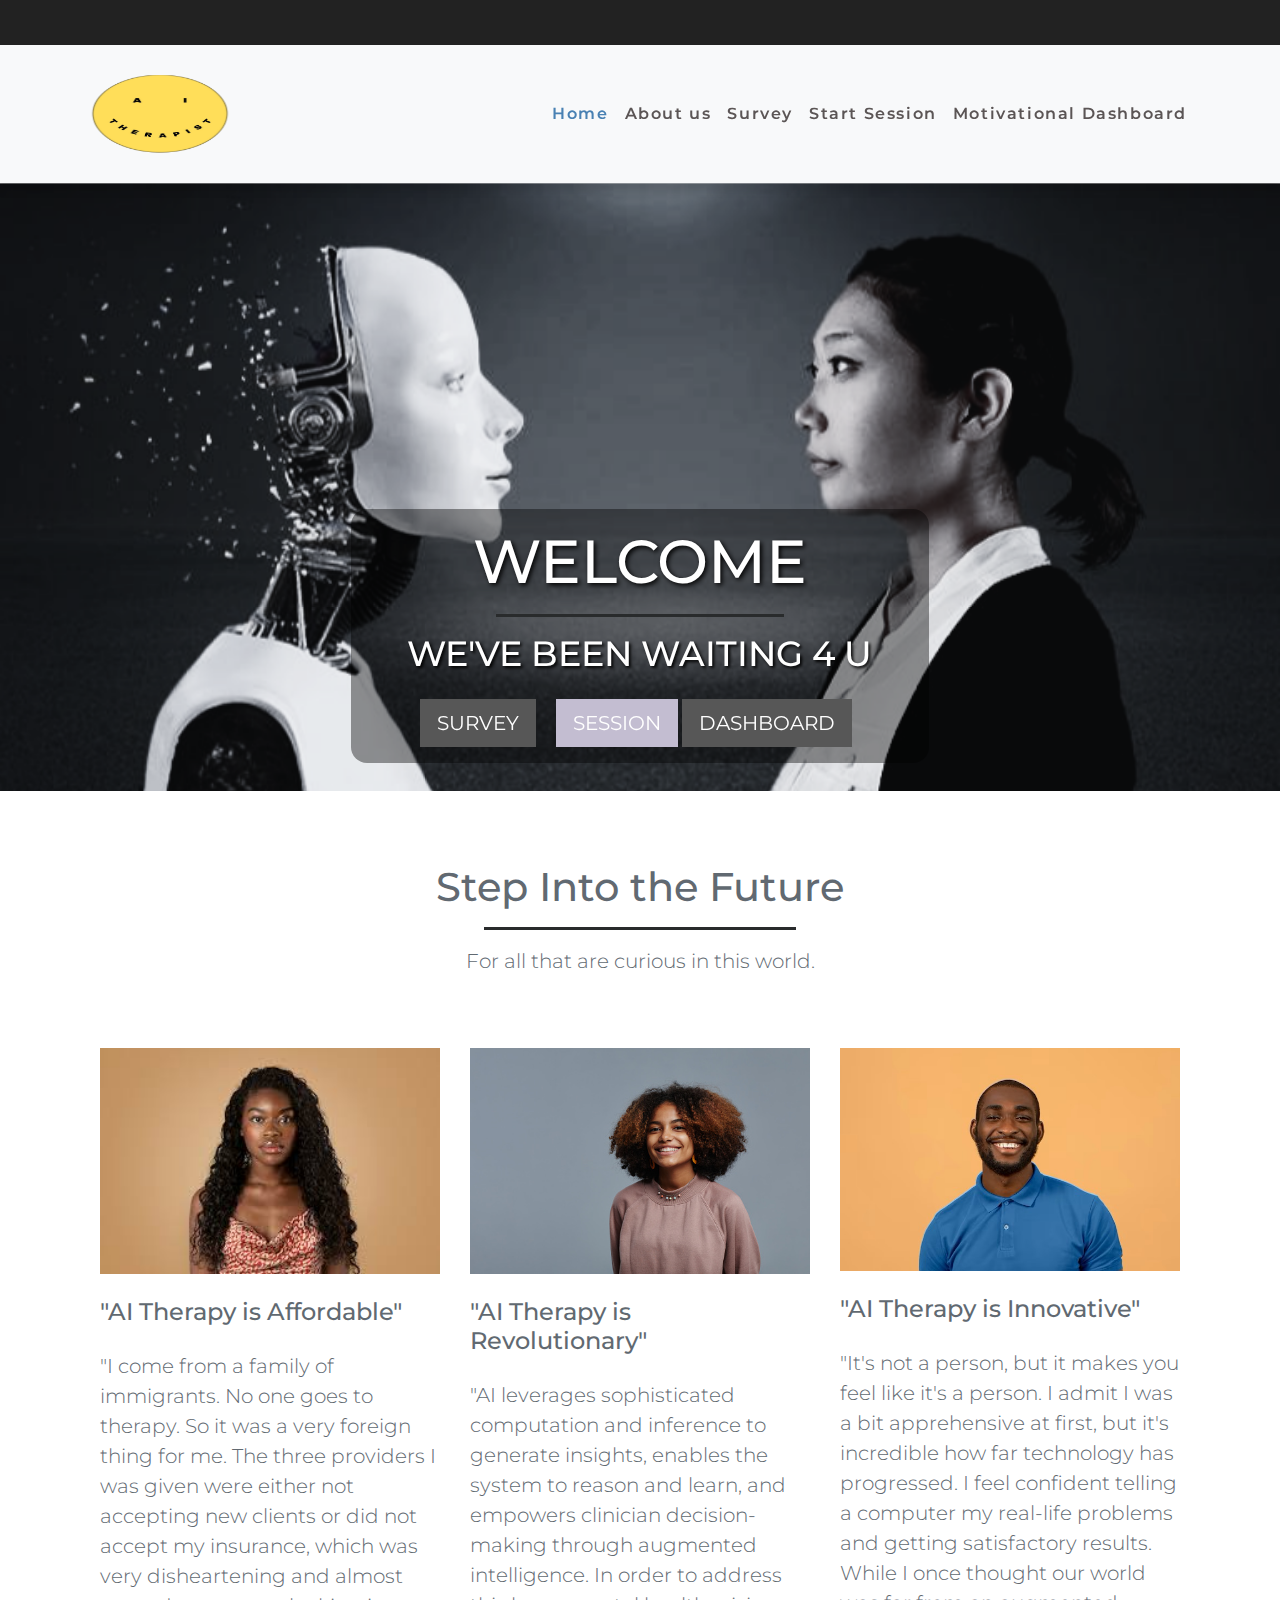
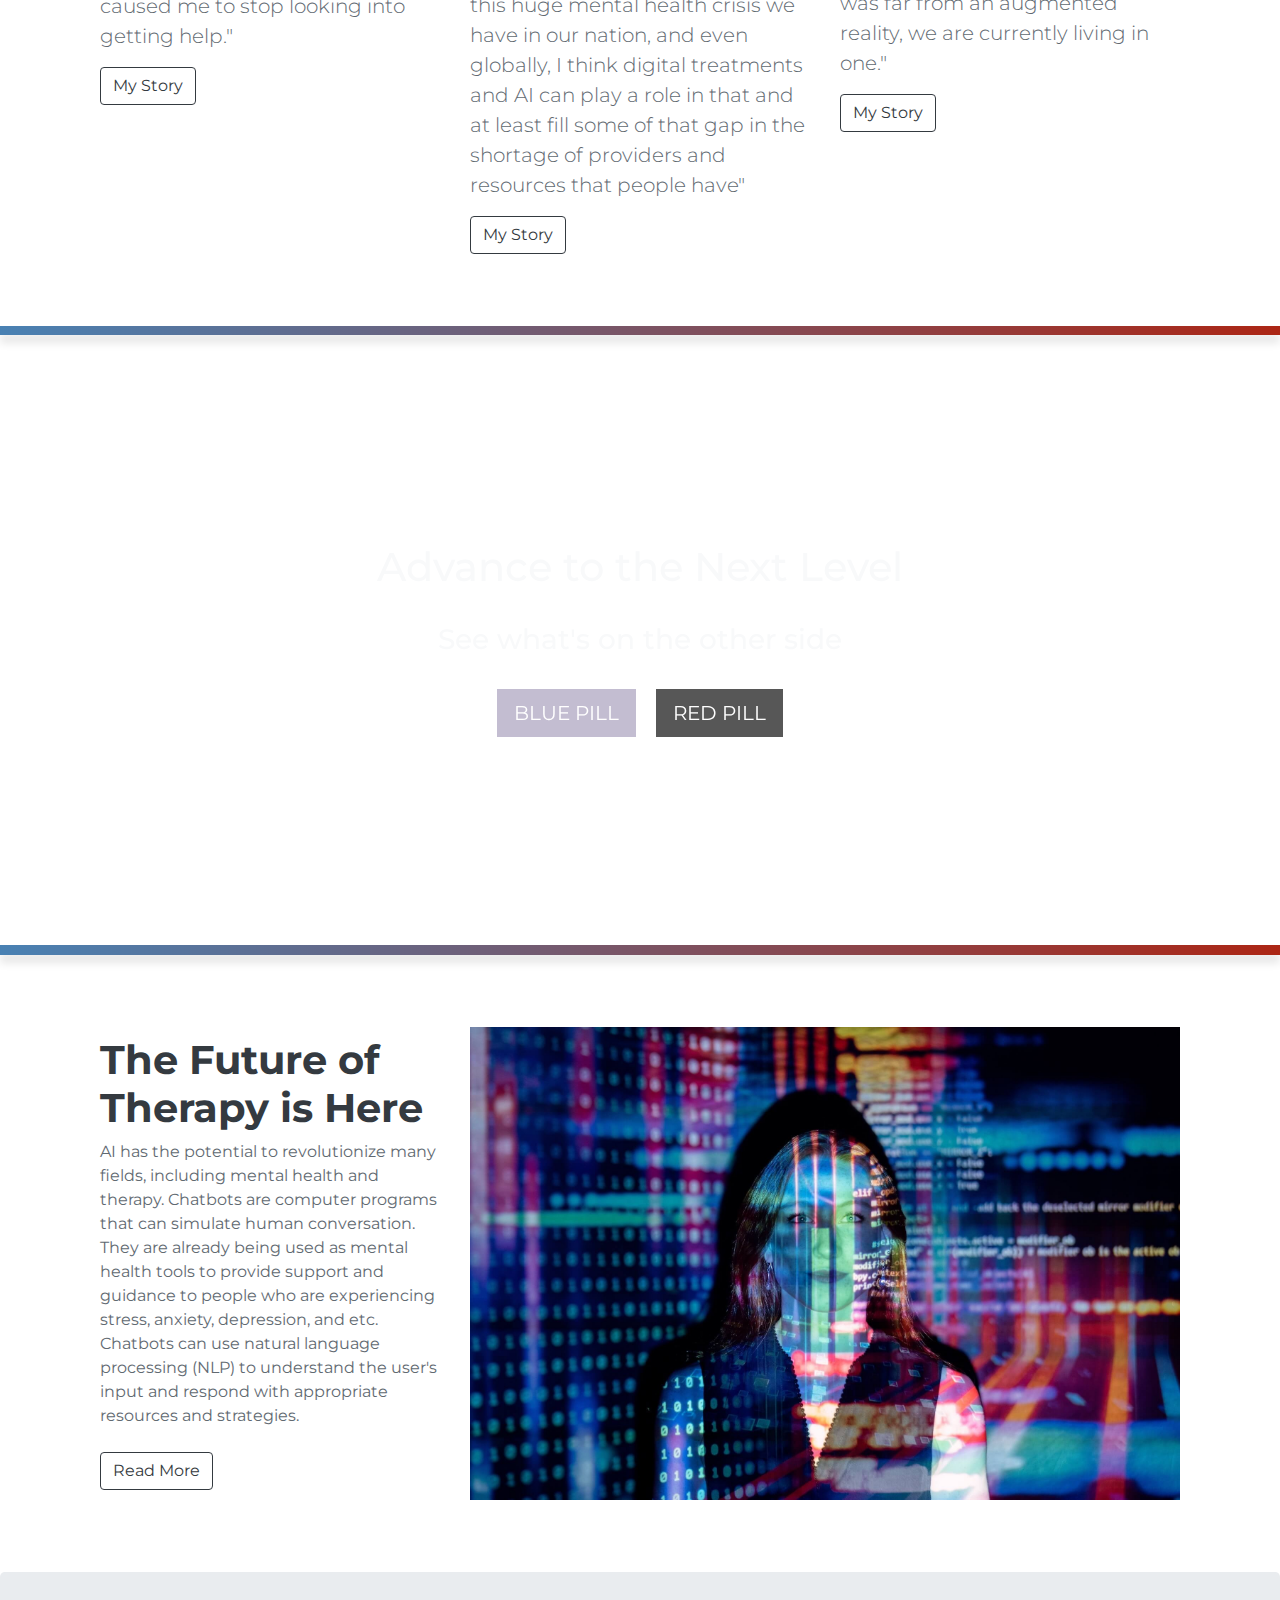
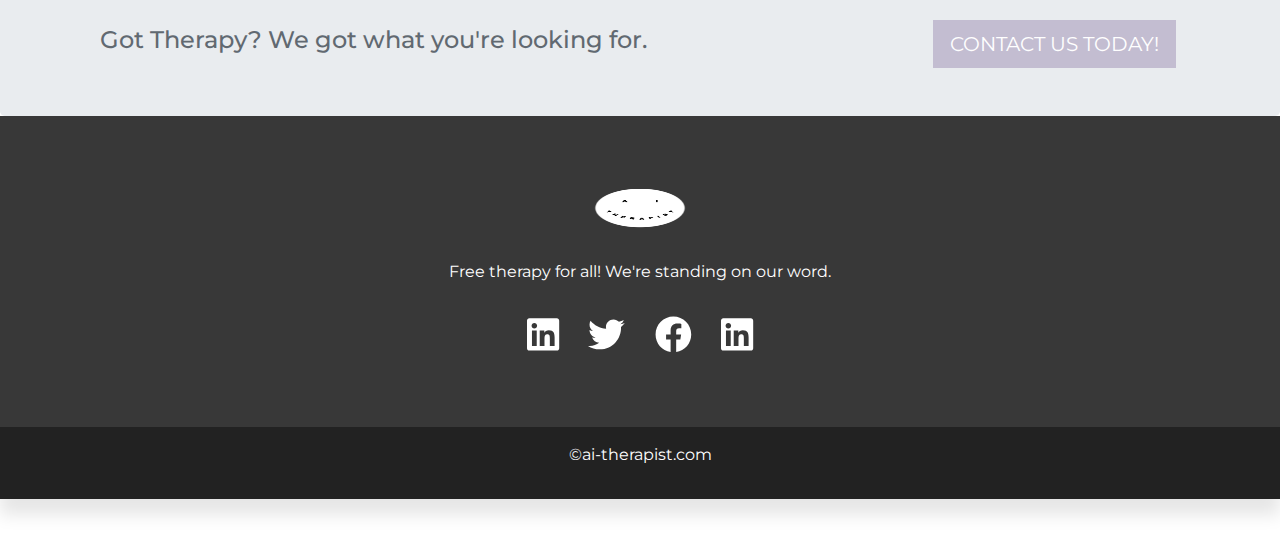
<file: ai-therapist/index.html>
<!DOCTYPE html>
<html lang="en">
<head>
	<meta charset="UTF-8">
	<meta name="viewport" content="width=device-width, initial-scale=1.0, shrink-to-fit=no, viewport-fit=cover">
   <meta http-equiv="X-UA-Compatible" content="ie=edge">
	<title>AI Therapist</title>
	<link rel="shortcut icon" href="img/favicon.ico">
	<!-- Bootstrap 4.5 CSS -->
	<link rel="stylesheet" href="css/bootstrap.min.css">
	<!-- Style CSS -->
	<link rel="stylesheet" href="css/style.css">
	<!-- Google Fonts -->
	<link href="https://fonts.googleapis.com/css?family=Montserrat:300,400,500,600,700&display=swap" rel="stylesheet">

</head>
<body>


	<!-- Top Bar -->
	<div class="top-bar">
        <div class="container">
     </div>
     </div>
     </div>

	<!-- End Top Bar -->


	<!-- Navigation -->
	<nav class="navbar bg-light navbar-light navbar-expand-lg">
        <div class="container">

            <a href="index.html" class="navbar-brand"><img src="img/logo.png"
                alt="Logo" width="150" height="750" title="Logo"></a>

                <button class="navbar-toggler" type="button" data-toggle="collapse"
                data-target="#navbarResponsive">
               <span class="navbar-toggler-icon"></span>
                </button>

                <div class="collapse navbar-collapse" id="navbarResponsive">
                    <ul class="navbar-nav ml-auto">
                    <li class="nav-item"><a href="index.html" class="nav-link active">Home</a></li>
                    <li class="nav-item"><a href="about-us.html" target="_self" class= "nav-link">About us</a></li>
					<li class="nav-item"><a href="survey.html" target="_self" target="_blank" class= "nav-link">Survey</a></li>
                    <li class="nav-item"><a href="http://localhost:3000" target="_blank" class="nav-link">Start Session</a></li>
                    <li class="nav-item"><a href="motivational-dashboard.html" target="_blank" class="nav-link">Motivational Dashboard</a></li>
        </div>
        </nav>

	<!-- End Navigation -->


	<!-- Image Carousel -->

	<div id="carousel" class="carousel slide" data-ride="carousel" data-interval="3500">



		<!-- Carousel Content -->
		<div class="carousel-inner">

			<div class="carousel-item active">
				<img src="img/carousel/1.png" alt="" class="w-100">
				<div class="carousel-caption">
					<div class="container">
						<div class="row justify-content-center">
						  <div class="col-8 bg-custom d-none d-md-block py-3 px-0">
								<h1>WELCOME</h1>
								<div class="border-top border-primary w-50 mx-auto my-3"></div>
								<h3 class="pb-3">WE'VE BEEN WAITING 4 U</h3>
								<a href="survey.html" target="_blank" class="btn btn-danger btn-lg mr-2">Survey</a>
								<a href="http://localhost:3000" target="_blank" class="btn btn-primary btn-lg ml-2">Session</a>
								<a href="motivational-dashboard.html" target="_blank" class="btn btn-danger btn-lg mr-2">Dashboard</a>
						</div>
					</div>
				</div>
			</div>
		</div>

		<div class="carousel-item">
			<img src="img/carousel/2.png" alt="" class="w-100" height="650">
			</div>
			
				<div class="carousel-item">
				<img src="img/carousel/3.png" alt="" class="w-100" height="650">
				</div>
			
				<div class="carousel-item">
					<img src="img/carousel/4.png" alt="" class="w-100" height="650">
				</div>
			
					<div class="carousel-item">
						<img src="img/carousel/5.png" alt="" class="w-100" height="650">
					</div>
	
		
	</div>
	<!-- End Carousel Content -->


	<!-- Previous & Next Buttons -->
	<a href="#carousel" class=" carousel-control-prev" role="button"
	data-slide="prev">
	<span class="fas fa-chevron-left fa-2x"></span>
	</a>
	
	<a href="#carousel" class="carousel-control-next" role="button"
	data-slide="next">
	<span class="fas fa-chevron-right fa-2x"></span>
	</a>

	<!-- End Previous & Next Buttons -->


	<!-- End Image Carousel -->


	<!-- Main Page Heading -->
	<div class="col-12 text-center mt-5">
		<h1 class="text dark pt-4">Step Into the Future</h1>
		<div class="border-top border-primary w-25 mx-auto my-3"></div>
		<p class="lead">For all that are curious in this world.</p>
	</div>


	<!-- Three Column Section -->
	<div class="container">
		<div class="row my-5">

			<div class="col-md-4 my-4">
				<img src="img/1.jpg" alt="" class="w-100">
				<h4 class="my-4">"AI Therapy is Affordable"</h4>
				<p class="lead">"I come from a family of immigrants. No one goes to therapy. So it was a very foreign thing for me.
				The three providers I was given were either not accepting new clients or did not accept my insurance, 
				which was very disheartening and almost caused me to stop looking into getting help."</p>
				<a href="https://fortune.com/well/2022/07/12/mental-health-crisis-college-schools-unprepared/" target="_blank" class="btn btn-outline-dark btn-md">My Story</a>
			</div>

			<div class="col-md-4 my-4">
				<img src="img/2.jpg" alt="" class="w-100">
				<h4 class="my-4">"AI Therapy is Revolutionary"</h4>
				<p class="lead">"AI leverages sophisticated computation and inference to generate insights, 
			enables the system to reason and learn, and empowers clinician decision-making through augmented intelligence. 
			In order to address this huge mental health crisis we have in our nation, and even globally, 
			I think digital treatments and AI can play a role in that and at least fill some of that gap in the shortage of providers and resources that people have"</p>
				<a href="https://www.npr.org/sections/health-shots/2023/01/19/1147081115/therapy-by-chatbot-the-promise-and-challenges-in-using-ai-for-mental-health" target="_blank" class="btn btn-outline-dark btn-md">My Story</a>
			</div>

			<div class="col-md-4 my-4">
				<img src="img/3.jpg" alt="" class="w-100">
				<h4 class="my-4">"AI Therapy is Innovative"</h4>
				<p class="lead">"It's not a person, but it makes you feel like it's a person. I admit I was a bit apprehensive at first, but it's incredible how far technology has progressed. I feel confident telling a computer my real-life problems and getting satisfactory results.
				 While I once thought our world was far from an augmented reality, we are currently living in one."</p>
				<a href="https://www.reddit.com/r/OpenAI/comments/zpo2pw/ai_as_a_therapist/" target="_blank" class="btn btn-outline-dark btn-md">My Story</a>
			</div>

		</div>
	</div>

	<!-- End Three Column Section -->


	<!-- Emoji Navbar First -->
	<a class="navbar bg-primary sticky-top emoji" href="#emoji" role="button" data-toggle="collaspe"></a>


	<!-- Start Fixed Background IMG -->
	<div class="fixed-background">

	<div class="row text-light py-5">
		<div class="col-12 text-center">
			<h1>Advance to the Next Level</h1>
			<h3 class="py-4">See what's on the other side</h3>

			<button type="button" data-toggle="modal" data-target="#modal1" class="btn btn-primary btn-lg mr-2">Blue Pill</button>
			<button type="button" data-toggle="modal" data-target="#modal2" class="btn btn-danger btn-lg ml-2">Red Pill</button>

		</div>
	</div>

		<div class="fixed-wrap">
			<div class="fixed"></div>
		</div>
	</div>


	<!-- End Fixed Background IMG -->
 
	
	<!-- Emoji Navbar Second -->
	<a class="navbar bg-primary sticky-top emoji" href="#emoji" role="button" data-toggle="collaspe"></a>


  <!-- Modal Popup -->

  <div class="modal fade" id="modal1" data-bs-backdrop="static" data-bs-keyboard="false" tabindex="-1" aria-labelledby="modal1" aria-hidden="true">
	<div class="modal-dialog">
	  <div class="modal-content">
		<div class="modal-header">
		  <h1 class="modal-title fs-5" id="modal1">Blue Pill</h1>
		  <button type="button" class="btn-close" data-bs-dismiss="modal" aria-label="Close"></button>
		</div>
		<div class="modal-body">
		<p>"You take the blue pill...the story ends, you wake up in your bed and believe whatever you want to believe"</p>
		</div>
		<div class="modal-footer">
		  <button type="button" class="btn btn-secondary" data-bs-dismiss="modal">Close</button>
		</div>
	  </div>
	</div>
  </div>

  <div class="modal fade" id="modal2" data-bs-backdrop="static" data-bs-keyboard="false" tabindex="-1" aria-labelledby="modal1" aria-hidden="true">
	<div class="modal-dialog">
	  <div class="modal-content">
		<div class="modal-header">
		  <h1 class="modal-title fs-5" id="modal1">Red Pill</h1>
		  <button type="button" class="btn-close" data-bs-dismiss="modal" aria-label="Close"></button>
		</div>
		<div class="modal-body">
		<p>"You take the red pill...you stay in Wonderland, and I show you how deep the rabbit hole goes."</p>
		</div>
		<div class="modal-footer">
		  <button type="button" class="btn btn-secondary" data-bs-dismiss="modal">Close</button>
		</div>
	  </div>
	</div>
  </div>


	<!-- Start Two Column Section -->
	<div class="container my-5">
		<div class="row py-4">
			<div class="col-lg-4 mb-4 my-lg-auto">
				<h1 class="text-dark font-weight-bold bm-3">The Future of Therapy is Here</h1>
				<p class="mb-4">AI has the potential to revolutionize many fields, including mental health and therapy.
				Chatbots are computer programs that can simulate human conversation. 
				They are already being used as mental health tools to provide support and guidance to people who are experiencing stress, anxiety, depression, and etc.  
				Chatbots can use natural language processing (NLP) to understand the user's input and respond with appropriate resources and strategies.
				</p>
				<a href="http://www.google.com" target="_blank" class="btn btn-outline-dark btn-md"> Read More</a>
			</div>

			<div class="col-lg-8"><img src="img/code.jpg" alt="" class="w-100"></div>

		</div>
	</div>

	<!-- End Two Column Section -->


	<!-- Start Jumbotron -->
	<div class="jumbotron py-5 mb-0">
		<div class="container">
			<div class="row">


				<div class="col-md-7 col-lg-8 col-xl-9 my-auto">
					<h4>Got Therapy? We got what you're looking for.</h4>
				</div>
				<div class="col-md-5 col-lg-4 col-xl-3 pt-4 pt-md-0">
				<a href="tel: +19085238619" class="btn btn-primary btn-lg">Contact Us Today!</a>
				</div>
			</div>
		</div>
	</div>

	<!-- End Jumbotron -->


	<!-- Start Footer -->
	<footer>
		<div class="container">
			<div class="row text-light text-center py-4 justify-content-center">

				<div class="col-sm-10 col-md-8 col-lg-6">
					<img src="img/logo-white.png" width="100">
					<p>Free therapy for all! We're standing on our word.</p>
					<ul class="social pt-3">
						<li>
							<a href="https://www.linkedin.com/in/marly-pierre-951b90220/" target="_blank">
								<i class="fab fa-linkedin"></i>
							</a>
						</li>
						<li>
							<a href="https://www.twitter.com/" target="_blank">
								<i class="fab fa-twitter"></i>
							</a>
						</li>
						<li>
							<a href="https://www.facebook.com/" target="_blank">
								<i class="fab fa-facebook"></i>
							</a>
						</li>
						<li>
							<a href="https://www.linkedin.com/in/shanera-bartlett-57b607248/" target="_blank">
								<i class="fab fa-linkedin"></i>
							</a>
						</li> 
					</ul>
				</div>

			</div>
		</div>
	</footer>

	<!-- End Footer -->


	<!-- Start Socket -->
	<div class="socket text-light text-center py-3">
		<p>&copy;<a href="https://www.google.com" target="_blank">ai-therapist.com</a></p>
	</div>

	<!-- End Socket -->
	<div class="container my-5"></div>



	<!-- Script Source Files -->

	<!-- jQuery -->
	<script src="js/jquery-3.5.1.min.js"></script>
	<!-- Bootstrap 4.5 JS -->
	<script src="js/bootstrap.min.js"></script>
	<!-- Popper JS -->
	<script src="js/popper.min.js"></script>
	<!-- Font Awesome -->
	<script src="js/all.min.js"></script>

	<!-- End Script Source Files -->
</body>
</html>
</file>
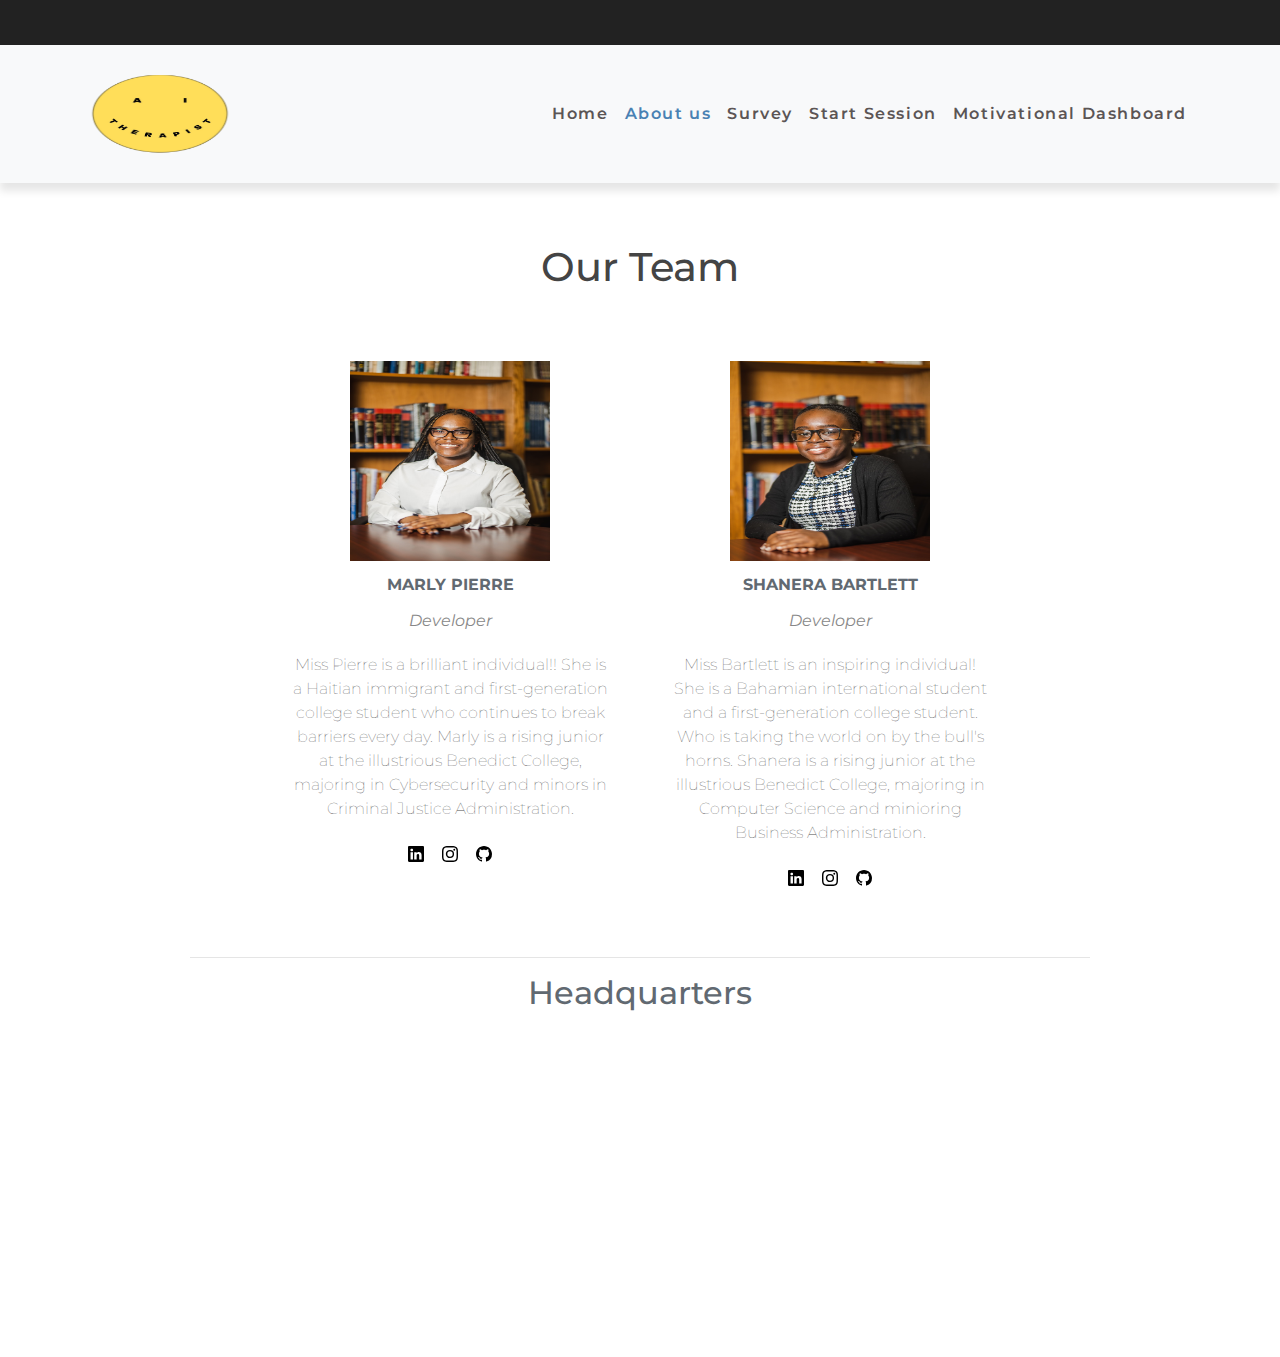
<file: ai-therapist/about-us.html>
<!DOCTYPE html>
<html lang="en">
<head>
	<meta charset="UTF-8">
	<meta name="viewport" content="width=device-width, initial-scale=1.0, shrink-to-fit=no, viewport-fit=cover">
   <meta http-equiv="X-UA-Compatible" content="ie=edge">
	<title>About Us</title>
	<link rel="shortcut icon" href="img/favicon.ico">
	<!-- Bootstrap 4.5 CSS -->
	<link rel="stylesheet" href="css/bootstrap.min.css">
	<!-- Style CSS -->
	<link rel="stylesheet" href="css/about-us.css">
	<!-- Google Fonts -->
	<link href="https://fonts.googleapis.com/css?family=Montserrat:300,400,500,600,700&display=swap" rel="stylesheet">
</head>
<body>

	<!-- Top Bar -->
	<div class="top-bar">
        <div class="container">
     </div>
     </div>
     </div>

	<!-- End Top Bar -->


	<!-- Navigation -->
  <nav class="navbar bg-light navbar-light navbar-expand-lg">
    <div class="container">

        <a href="motivational-dashboard.html" class="navbar-brand"><img src="img/logo.png"
            alt="Logo" width="150" height="750" title="Logo"></a>

            <button class="navbar-toggler" type="button" data-toggle="collapse"
            data-target="#navbarResponsive">
           <span class="navbar-toggler-icon"></span>
            </button>

            <div class="collapse navbar-collapse" id="navbarResponsive">
                <ul class="navbar-nav ml-auto">
                    <li class="nav-item"><a href="index.html" class="nav-link">Home</a></li>
                    <li class="nav-item"><a href="about-us.html" target="_self" class= "nav-link active">About us</a></li>
                    <li class="nav-item"><a href="survey.html" target="_blank" class= "nav-link">Survey</a></li>
                    <li class="nav-item"><a href="http://localhost:3000" target="_blank" class="nav-link">Start Session</a></li>
                    <li class="nav-item"><a href="motivational-dashboard.html" target="_blank" class="nav-link">Motivational Dashboard</a></li>

    </div>
    </nav>


	<!-- End Navigation -->
  
  <div class="contain">
    <div class="header">
      <h1> Our Team</h1>
    </div>
    <div class="sub-container">             
      <div class="teams">
      <img src="img/headshot.JPG" alt="headshots">
        <br><div class="name">Marly Pierre</div>
        <div class="desig">Developer</div>
        <div class="summary">Miss Pierre is a brilliant individual!! She is a Haitian immigrant and first-generation college student who continues to break barriers every day. Marly is a rising junior at the illustrious Benedict College, majoring in Cybersecurity and minors in Criminal Justice Administration.</div>
    

       <!--<div class="social-links">
         <a href="#"><i class="bi bi-linkedin"></i></a>
         <a href="#"><i class="bi bi-instagram"></i></a>
         <a href="#"><i class="bi bi-github"></i></a> -->
         <div class="social-links">
          <a href="https://www.linkedin.com/in/marly-pierre-951b90220/"><svg xmlns="http://www.w3.org/2000/svg" width="16" height="16" fill="currentColor" class="bi bi-linkedin" viewBox="0 0 16 16">
  <path d="M0 1.146C0 .513.526 0 1.175 0h13.65C15.474 0 16 .513 16 1.146v13.708c0 .633-.526 1.146-1.175 1.146H1.175C.526 16 0 15.487 0 14.854V1.146zm4.943 12.248V6.169H2.542v7.225h2.401zm-1.2-8.212c.837 0 1.358-.554 1.358-1.248-.015-.709-.52-1.248-1.342-1.248-.822 0-1.359.54-1.359 1.248 0 .694.521 1.248 1.327 1.248h.016zm4.908 8.212V9.359c0-.216.016-.432.08-.586.173-.431.568-.878 1.232-.878.869 0 1.216.662 1.216 1.634v3.865h2.401V9.25c0-2.22-1.184-3.252-2.764-3.252-1.274 0-1.845.7-2.165 1.193v.025h-.016a5.54 5.54 0 0 1 .016-.025V6.169h-2.4c.03.678 0 7.225 0 7.225h2.4z"/>
</svg></a>
          <a href="instagram.com"><svg xmlns="http://www.w3.org/2000/svg" width="16" height="16" fill="currentColor" class="bi bi-instagram" viewBox="0 0 16 16">
  <path d="M8 0C5.829 0 5.556.01 4.703.048 3.85.088 3.269.222 2.76.42a3.917 3.917 0 0 0-1.417.923A3.927 3.927 0 0 0 .42 2.76C.222 3.268.087 3.85.048 4.7.01 5.555 0 5.827 0 8.001c0 2.172.01 2.444.048 3.297.04.852.174 1.433.372 1.942.205.526.478.972.923 1.417.444.445.89.719 1.416.923.51.198 1.09.333 1.942.372C5.555 15.99 5.827 16 8 16s2.444-.01 3.298-.048c.851-.04 1.434-.174 1.943-.372a3.916 3.916 0 0 0 1.416-.923c.445-.445.718-.891.923-1.417.197-.509.332-1.09.372-1.942C15.99 10.445 16 10.173 16 8s-.01-2.445-.048-3.299c-.04-.851-.175-1.433-.372-1.941a3.926 3.926 0 0 0-.923-1.417A3.911 3.911 0 0 0 13.24.42c-.51-.198-1.092-.333-1.943-.372C10.443.01 10.172 0 7.998 0h.003zm-.717 1.442h.718c2.136 0 2.389.007 3.232.046.78.035 1.204.166 1.486.275.373.145.64.319.92.599.28.28.453.546.598.92.11.281.24.705.275 1.485.039.843.047 1.096.047 3.231s-.008 2.389-.047 3.232c-.035.78-.166 1.203-.275 1.485a2.47 2.47 0 0 1-.599.919c-.28.28-.546.453-.92.598-.28.11-.704.24-1.485.276-.843.038-1.096.047-3.232.047s-2.39-.009-3.233-.047c-.78-.036-1.203-.166-1.485-.276a2.478 2.478 0 0 1-.92-.598 2.48 2.48 0 0 1-.6-.92c-.109-.281-.24-.705-.275-1.485-.038-.843-.046-1.096-.046-3.233 0-2.136.008-2.388.046-3.231.036-.78.166-1.204.276-1.486.145-.373.319-.64.599-.92.28-.28.546-.453.92-.598.282-.11.705-.24 1.485-.276.738-.034 1.024-.044 2.515-.045v.002zm4.988 1.328a.96.96 0 1 0 0 1.92.96.96 0 0 0 0-1.92zm-4.27 1.122a4.109 4.109 0 1 0 0 8.217 4.109 4.109 0 0 0 0-8.217zm0 1.441a2.667 2.667 0 1 1 0 5.334 2.667 2.667 0 0 1 0-5.334z"/></a>
</svg>
          <a href="github.com"><svg xmlns="http://www.w3.org/2000/svg" width="16" height="16" fill="currentColor" class="bi bi-github" viewBox="0 0 16 16">
  <path d="M8 0C3.58 0 0 3.58 0 8c0 3.54 2.29 6.53 5.47 7.59.4.07.55-.17.55-.38 0-.19-.01-.82-.01-1.49-2.01.37-2.53-.49-2.69-.94-.09-.23-.48-.94-.82-1.13-.28-.15-.68-.52-.01-.53.63-.01 1.08.58 1.23.82.72 1.21 1.87.87 2.33.66.07-.52.28-.87.51-1.07-1.78-.2-3.64-.89-3.64-3.95 0-.87.31-1.59.82-2.15-.08-.2-.36-1.02.08-2.12 0 0 .67-.21 2.2.82.64-.18 1.32-.27 2-.27.68 0 1.36.09 2 .27 1.53-1.04 2.2-.82 2.2-.82.44 1.1.16 1.92.08 2.12.51.56.82 1.27.82 2.15 0 3.07-1.87 3.75-3.65 3.95.29.25.54.73.54 1.48 0 1.07-.01 1.93-.01 2.2 0 .21.15.46.55.38A8.012 8.012 0 0 0 16 8c0-4.42-3.58-8-8-8z"/>
          </a></svg>
  </div>
    </div>
    

              
      <div class="teams">
      <img src="img/headshot1.JPG" alt="headshots">
        <br><div class="name">Shanera Bartlett</div>
        <div class="desig">Developer</div>
        <div class="summary">Miss Bartlett is an inspiring individual! She is a Bahamian international student and a first-generation college student. Who is taking the world on by the bull's horns. Shanera is a rising junior at the illustrious Benedict College, majoring in Computer Science and minioring Business Administration.</div>
    

       
         <!--<a href="#"><i class="bi bi-linkedin"></i></a>
         <a href="#"><i class="bi bi-instagram"></i></a>
         <a href="#"><i class="bi bi-github"></i></a> -->
        <div class="social-links">
         <a href="https://www.linkedin.com/in/shanera-bartlett-57b607248/"><svg xmlns="http://www.w3.org/2000/svg" width="16" height="16" fill="currentColor" class="bi bi-linkedin" viewBox="0 0 16 16">
  <path d="M0 1.146C0 .513.526 0 1.175 0h13.65C15.474 0 16 .513 16 1.146v13.708c0 .633-.526 1.146-1.175 1.146H1.175C.526 16 0 15.487 0 14.854V1.146zm4.943 12.248V6.169H2.542v7.225h2.401zm-1.2-8.212c.837 0 1.358-.554 1.358-1.248-.015-.709-.52-1.248-1.342-1.248-.822 0-1.359.54-1.359 1.248 0 .694.521 1.248 1.327 1.248h.016zm4.908 8.212V9.359c0-.216.016-.432.08-.586.173-.431.568-.878 1.232-.878.869 0 1.216.662 1.216 1.634v3.865h2.401V9.25c0-2.22-1.184-3.252-2.764-3.252-1.274 0-1.845.7-2.165 1.193v.025h-.016a5.54 5.54 0 0 1 .016-.025V6.169h-2.4c.03.678 0 7.225 0 7.225h2.4z"/>
</svg></a>
          <a href="instagram.com"><svg xmlns="http://www.w3.org/2000/svg" width="16" height="16" fill="currentColor" class="bi bi-instagram" viewBox="0 0 16 16">
  <path d="M8 0C5.829 0 5.556.01 4.703.048 3.85.088 3.269.222 2.76.42a3.917 3.917 0 0 0-1.417.923A3.927 3.927 0 0 0 .42 2.76C.222 3.268.087 3.85.048 4.7.01 5.555 0 5.827 0 8.001c0 2.172.01 2.444.048 3.297.04.852.174 1.433.372 1.942.205.526.478.972.923 1.417.444.445.89.719 1.416.923.51.198 1.09.333 1.942.372C5.555 15.99 5.827 16 8 16s2.444-.01 3.298-.048c.851-.04 1.434-.174 1.943-.372a3.916 3.916 0 0 0 1.416-.923c.445-.445.718-.891.923-1.417.197-.509.332-1.09.372-1.942C15.99 10.445 16 10.173 16 8s-.01-2.445-.048-3.299c-.04-.851-.175-1.433-.372-1.941a3.926 3.926 0 0 0-.923-1.417A3.911 3.911 0 0 0 13.24.42c-.51-.198-1.092-.333-1.943-.372C10.443.01 10.172 0 7.998 0h.003zm-.717 1.442h.718c2.136 0 2.389.007 3.232.046.78.035 1.204.166 1.486.275.373.145.64.319.92.599.28.28.453.546.598.92.11.281.24.705.275 1.485.039.843.047 1.096.047 3.231s-.008 2.389-.047 3.232c-.035.78-.166 1.203-.275 1.485a2.47 2.47 0 0 1-.599.919c-.28.28-.546.453-.92.598-.28.11-.704.24-1.485.276-.843.038-1.096.047-3.232.047s-2.39-.009-3.233-.047c-.78-.036-1.203-.166-1.485-.276a2.478 2.478 0 0 1-.92-.598 2.48 2.48 0 0 1-.6-.92c-.109-.281-.24-.705-.275-1.485-.038-.843-.046-1.096-.046-3.233 0-2.136.008-2.388.046-3.231.036-.78.166-1.204.276-1.486.145-.373.319-.64.599-.92.28-.28.546-.453.92-.598.282-.11.705-.24 1.485-.276.738-.034 1.024-.044 2.515-.045v.002zm4.988 1.328a.96.96 0 1 0 0 1.92.96.96 0 0 0 0-1.92zm-4.27 1.122a4.109 4.109 0 1 0 0 8.217 4.109 4.109 0 0 0 0-8.217zm0 1.441a2.667 2.667 0 1 1 0 5.334 2.667 2.667 0 0 1 0-5.334z"/></a>
</svg>
          <a href="github.com"><svg xmlns="http://www.w3.org/2000/svg" width="16" height="16" fill="currentColor" class="bi bi-github" viewBox="0 0 16 16">
  <path d="M8 0C3.58 0 0 3.58 0 8c0 3.54 2.29 6.53 5.47 7.59.4.07.55-.17.55-.38 0-.19-.01-.82-.01-1.49-2.01.37-2.53-.49-2.69-.94-.09-.23-.48-.94-.82-1.13-.28-.15-.68-.52-.01-.53.63-.01 1.08.58 1.23.82.72 1.21 1.87.87 2.33.66.07-.52.28-.87.51-1.07-1.78-.2-3.64-.89-3.64-3.95 0-.87.31-1.59.82-2.15-.08-.2-.36-1.02.08-2.12 0 0 .67-.21 2.2.82.64-.18 1.32-.27 2-.27.68 0 1.36.09 2 .27 1.53-1.04 2.2-.82 2.2-.82.44 1.1.16 1.92.08 2.12.51.56.82 1.27.82 2.15 0 3.07-1.87 3.75-3.65 3.95.29.25.54.73.54 1.48 0 1.07-.01 1.93-.01 2.2 0 .21.15.46.55.38A8.012 8.012 0 0 0 16 8c0-4.42-3.58-8-8-8z"/>
          </a></svg>
  </div>
    </div>
    

      


  <!--
  <h1 class="about-us">About Us</h1>

  <div class="floated">
  <h3>Marly Pierre</h3>
  <img src="https://cdn.pixabay.com/photo/2015/04/23/22/00/tree-736885__480.jpg" id="headshot">
  <p>Lorem ipsum dolor sit amet, consectetur adipiscing elit, sed do eiusmod tempor incididunt ut labore et dolore magna aliqua. Ut enim ad minim veniam, quis nostrud exercitation ullamco laboris nisi ut aliquip ex ea commodo consequat. Duis aute irure dolor in reprehenderit in voluptate velit esse cillum dolore eu fugiat nulla pariatur. Excepteur sint occaecat cupidatat non proident, sunt in culpa qui officia deserunt mollit anim id est laborum.</p>
  </div>

   <div class="floated">
  <h3>Shanera Bartlett</h3>
  <img src="https://cdn.pixabay.com/photo/2015/04/23/22/00/tree-736885__480.jpg" id="headshot">
  <p>Lorem ipsum dolor sit amet, consectetur adipiscing elit, sed do eiusmod tempor incididunt ut labore et dolore magna aliqua. Ut enim ad minim veniam, quis nostrud exercitation ullamco laboris nisi ut aliquip ex ea commodo consequat. Duis aute irure dolor in reprehenderit in voluptate velit esse cillum dolore eu fugiat nulla pariatur. Excepteur sint occaecat cupidatat non proident, sunt in culpa qui officia deserunt mollit anim id est laborum.</p>
   </div> 
  -->

      <div class="location">
 <hr><h2><center>Headquarters</center></h2>
      
      
  <center><iframe src="https://www.google.com/maps/embed?pb=!1m14!1m8!1m3!1d13228.808861918871!2d-81.0195629!3d34.01302!3m2!1i1024!2i768!4f13.1!3m3!1m2!1s0x88f8a530082a4107%3A0xd9b21a2997de767!2sBenedict%20College!5e0!3m2!1sen!2sus!4v1677096775486!5m2!1sen!2sus" id="headquarters" width="900px" height=300px" style="border:0;" allowfullscreen="" loading="lazy" referrerpolicy="no-referrer-when-downgrade"></iframe></center>
      </div>

   

      	<footer></footer>

    </body>
    </html>
</file>
<file: ai-therapist/css/style.css>
/*-- Body Reset --*/
body {
  overflow-x: hidden;
  font-family: 'Montserrat', sans-serif;
  color: #616971;
}


/*============= TOP BAR HEADER =============*/
.top-bar {
  background: #222222;
  height: 2.8rem;
  padding: .5rem 0;
}
.top-bar a {
  color: white;
  text-decoration: none;
  font-size: 7.1px;
}


/*============= NAVIGATION =============*/
  .navbar-brand img {
  height: 7rem!important;
}

.navbar {
  font-size: 1rem;
  font-weight: 600;
  letter-spacing: .1rem;
  box-shadow: 0 .5rem .5rem rgba(0, 0, 0, .1);
  z-index: 1;
}
.nav-link {
  padding: .5rem;
}
.nav-link{
  color: #5b5555!important;
}

.nav-link.active,
.nav-link:hover {
  color: #4981b3!important;
}


/*============= CAROUSEL =============*/

#carousel {
  box-shadow: 0 1rem 1rem rgba(0, 0, 0, .1);
}
.carousel-inner { 
  max-height: 38rem!important;
}


/*---Change Carousel Transition Speed --*/
.carousel-item-next,
.carousel-item-prev,
.carousel-item.active {
  transition: transform .2s ease;
}


/*-- Carousel Content --*/
.carousel-content {
  position: absolute;
  top: 54%;
  transform: translateY(-50%);
  text-transform: uppercase;
  z-index: 10;
  text-align: center;
}
.bg-custom {
  background-color: rgba(0, 0, 0, .4);
  color: white;
  border-radius: 1rem;
}
.carousel-caption h1 {
  font-size: 3.8rem;
  text-shadow: .1rem .1rem .3rem rgba(0, 0, 0, 1) ;
}
.border-primary {
  border-top: .2rem solid #292b2c!important;
}
.carousel-caption h3 {
  font-size: 2.2rem;
  text-shadow: .1rem .1rem .2rem rgba(0, 0, 0, 1) ;
}
.btn-lg {
  border-radius: 0;
  text-transform: uppercase;
  font-weight: 1rem;
  border-width: medium;
}
.btn-danger {
  background-color: #575757;
  border: .05rem solid #575757;
}
.btn-dangers {
  background-color: #a7d6ee;
  border: .05rem solid #a7d6ee;
}
.btn-primary {
  background-color: #c3bdd1;
  border: .05rem solid #c3bdd1;
}
.btn-primary:hover 
.btn-primary:focus{
  background-color: #68a0d2!important;
  border: .05rem solid #68a0d2!important;
}
/*===== FIXED BACKGROUND IMG =====*/

.fixed-background {
  overflow: hidden; /*-- Correction for iOS --*/
}

.fixed {
  background-image: url('../img/matrix.jpg');
  position: fixed;
}
.fixed-background {
  padding: 10rem 0;
}

/*-- Emoji Navbar --*/
.emoji {
  background-image: linear-gradient(to right, #4981b3, #ac2615);
  min-height: 0!important;
  padding: .3rem 0!important;
}
.emoji .svg-inline--fa {
  margin: 0 auto;
  color: white;
  font-size: 2rem;
}

/*============= FOOTER =============*/

footer{
  background-color: #383838;
  padding: 1rem 2rem 3rem;
}
footer img {
  height: 3.5rem;
  margin: 1.5rem auto;
}
footer p, footer a,
  .socket a {
    color: white;
    text-decoration: none;
  }
  ul.social{
    list-style-type: none;
    display: flex;
    max-width: 16rem;
    margin: 0 auto;
    padding: 0;
  }
  ul.social li {
    margin: 0 auto;
  }
  footer .svg-inline--fa {
    font-size: 2.3rem;
  }
  footer .svg-inline--fa:hover {
    color: #68a0d2
  }


/*============= SOCKET =============*/

.socket{
  background-color: #222222;
}


/*============= MEDIA QUERIES =============*/

/* Devices under 1199px (xl) */
@media (max-width: 1199.98px) {
  .carousel-caption h1 {
    font-size: 2.8rem;
  }
  .carousel-caption h3 {
    font-size: 1.8rem;
  }
}
/* Devices under 992px (lg) */
@media (max-width: 991.98px) {
  .carousel-caption h1 {
    font-size: 2.5rem;
  }
  .carousel-caption h3 {
    font-size: 1.8rem;
  }
  .btn-lg {
    font-size: .95rem;
  }
}


/*============ BOOTSTRAP BREAK POINTS:

Extra small (xs) devices (portrait phones, less than 576px)
No media query since this is the default in Bootstrap

Small (sm) devices (landscape phones, 576px and up)
@media (min-width: 576px) { ... }

Medium (md) devices (tablets, 768px and up)
@media (min-width: 768px) { ... }

Large (lg) devices (desktops, 992px and up)
@media (min-width: 992px) { ... }

Extra (xl) large devices (large desktops, 1200px and up)
@media (min-width: 1200px) { ... }

=============*/

/*-- Bootstrap Mobile Gutter Fix --*/
.row, .container-fluid {
  margin-left: 0px !important;
  margin-right: 0px !important;
}

/*-- Fixed Background Image --*/
.fixed-background {
  position: relative;
  width: 100%;
  z-index: 1000!important;
}
.fixed-wrap {
  clip: rect(0, auto, auto, 0);
  position: absolute;
  top: 0;
  left: 0;
  width: 100%;
  height: 100%;
  z-index: -999 !important;
}
.fixed {
  z-index: -999!important;
  display: block;
  top: 0;
  left: 0;
  width: 100%;
  height: 100%;
  background-size: cover;
  background-position: center center;
  -webkit-transform: translateZ(0);
  transform: translateZ(0);
  will-change: transform;
}
</file>
<file: ai-therapist/css/about-us.css>
/*-- Body Reset --*/
body {
    overflow-x: hidden;
    font-family: 'Montserrat', sans-serif;
    color: #616971;
  }
  
  
  /*============= TOP BAR HEADER =============*/
  .top-bar {
    background: #222222;
    height: 2.8rem;
    padding: .5rem 0;
  }
  .top-bar a {
    color: white;
    text-decoration: none;
    font-size: 7.1px;
  }
  
  
  /*============= NAVIGATION =============*/
    .navbar-brand img {
    height: 7rem!important;
  }
  
  .navbar {
    font-size: 1rem;
    font-weight: 600;
    letter-spacing: .1rem;
    box-shadow: 0 .5rem .5rem rgba(0, 0, 0, .1);
    z-index: 1;
  }
  .nav-link {
    padding: .5rem;
  }
  .nav-link{
    color: #5b5555!important;
  }
  
  .nav-link.active,
  .nav-link:hover {
    color: #4981b3!important;
  }

  /* about us 
.about-us {
  text-align: center;
  
}
/*.floated {
  /*display: inline-block;
  float: left;
  width: 50%;
} 


#headshot{
  height:50%;
  width: 50%;
  margin: auto;
  /*float: left;
  padding: 15px;
  
}

#location {
  height: 35%;
  width: 35%;
  margin: auto;
  
} */

/*--ABOUT US--*/ 

.contain{
    text-align: center;
    background: #fff;
  }
  
  .header{
    padding-top: 60px;
    color: #444;
    font-size: 20px;
    margin: auto;
    line-height: 50px;
    text-align: center;
  }
  
  .sub-container{
    max-width: 1200px;
    margin: auto;
    padding: 30px 0;
    display: flex;
    flex-wrap: wrap;
    justify-content: center;
  }
  
  .teams{
    margin: 10px;
    padding: 22px;
    max-width: 30%;
    cursor: pointer;
    transition: 0.4s;
    box-sizing: border-box;
  }
  
  .teams:hover{
    background: #ddd;
    border-radius: 12px;
  }
  
  .teams img{
    width: 200px;
    height: 200px;
  }
  
  .name{
    padding: 12px;
    font-weight: bold;
    font-size: 16px;
    text-transform: uppercase;
  }
  
  .desig{
    font-style: italic;
    color: #888;
  }
  
  .summary{
    margin: 20px 0;
    font-weight: lighter;
    color: #4e4e4e;
  }
  
  .social-links {
    margin: 14px;
    
  }
  
  .social-links a{
    display: inline-block;
    height: 30px;
    width: 30px;
    transition: .4s;
    color: black;
  }
  
  .social-links a :hover{
    transform: scale(1.5);
    
  }
  
  .social-links a i{
    color: #444;
  }
  
  @media screen and (max-width: 600px){
    .teams{
      max-width: 100%;
    }
  }
</file>
